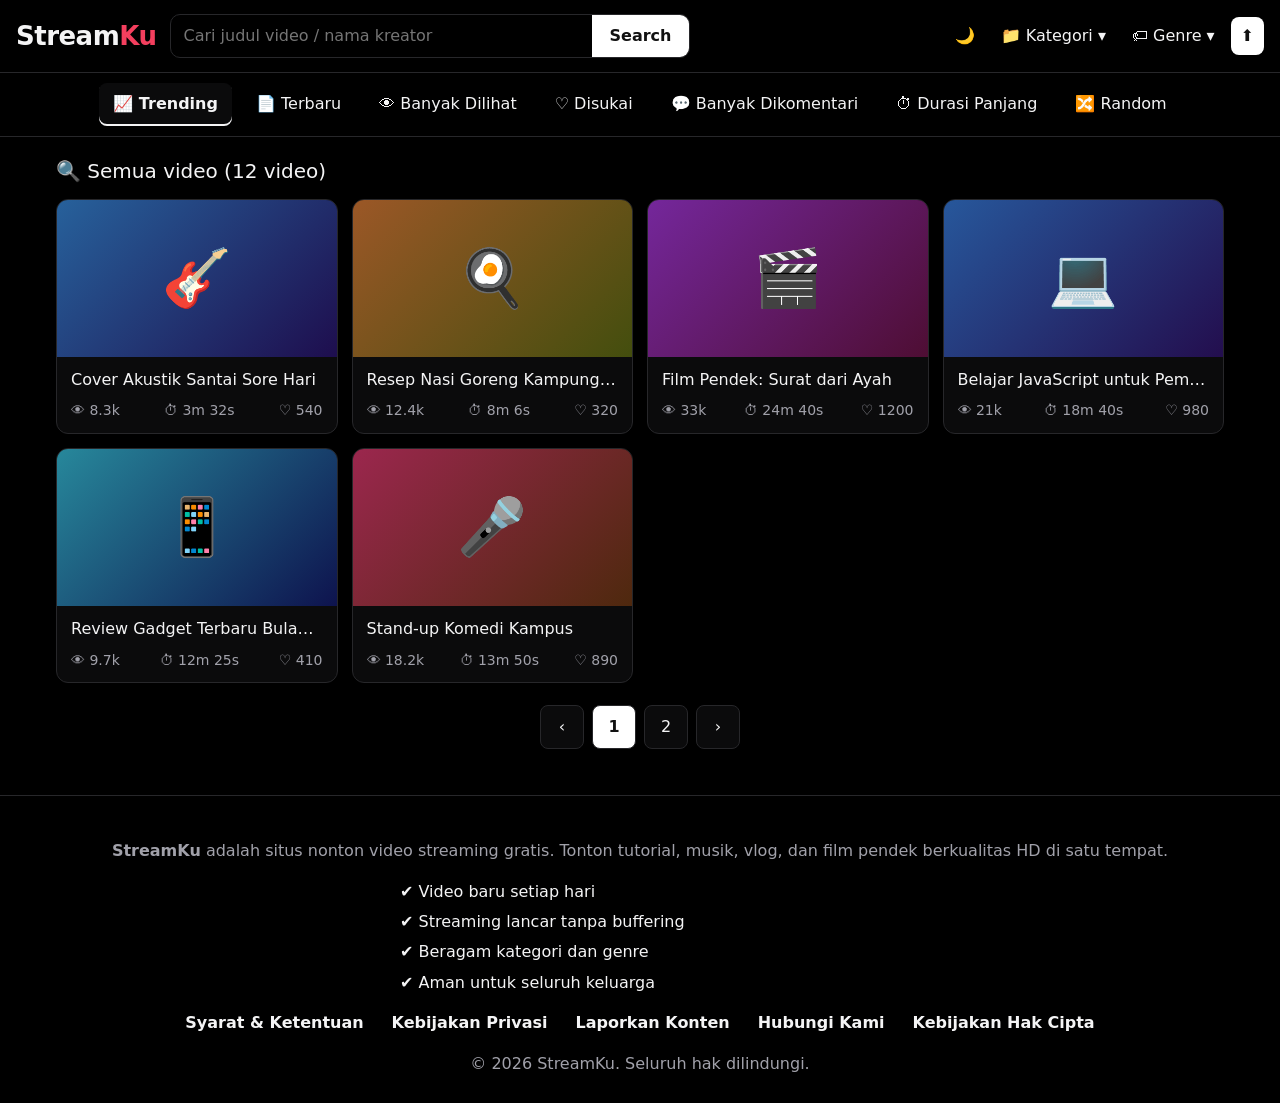
<file: StreamKu – Situs Video Streaming.html>
<!DOCTYPE html><html lang="id"><head><meta charset="utf-8">
<meta name="viewport" content="width=device-width, initial-scale=1, viewport-fit=cover">
<title>StreamKu – Nonton Video Streaming</title>
<style>
:root{--bg:#fff;--fg:#111;--mut:#666;--card:#f4f4f5;--bd:#e4e4e7;--btn:#111;--btnfg:#fff;box-sizing:border-box;padding-top:env(safe-area-inset-top,0px);padding-bottom:env(safe-area-inset-bottom,0px)}
@media (prefers-color-scheme:dark){:root:not([data-theme="light"]){--bg:#000;--fg:#f4f4f5;--mut:#a1a1aa;--card:#0b0b0c;--bd:#27272a;--btn:#fff;--btnfg:#111}}
:root[data-theme="dark"]{--bg:#000;--fg:#f4f4f5;--mut:#a1a1aa;--card:#0b0b0c;--bd:#27272a;--btn:#fff;--btnfg:#111}
*{box-sizing:border-box}
body{margin:0;background:var(--bg);color:var(--fg);font:16px/1.4 system-ui,-apple-system,"Segoe UI",Roboto,sans-serif}
button,input,summary{font:inherit;color:inherit}
button{background:none;border:0;cursor:pointer}
header{display:flex;flex-wrap:wrap;align-items:center;gap:10px 14px;padding:14px 16px;border-bottom:1px solid var(--bd)}
.logo{font-weight:800;font-size:26px;letter-spacing:-.5px;cursor:pointer}
.search{display:flex;flex:1 1 240px;max-width:520px;border:1px solid var(--bd);border-radius:10px;overflow:hidden}
.search input{flex:1;min-width:0;background:none;border:0;padding:10px 12px;outline:0}
.search button{background:var(--btn);color:var(--btnfg);padding:0 18px;font-weight:600}
.hr{display:flex;align-items:center;gap:6px;margin-left:auto;flex-wrap:wrap}
.hr>button,.dd>summary{padding:8px 10px;border-radius:8px;list-style:none;cursor:pointer}
.hr>button:hover,.dd>summary:hover,.tabs button:hover{background:var(--card)}
.up{background:var(--btn)!important;color:var(--btnfg)}
.dd{position:relative}.dd>summary::-webkit-details-marker{display:none}
.menu{position:absolute;right:0;top:100%;z-index:5;min-width:160px;background:var(--bg);border:1px solid var(--bd);border-radius:10px;padding:6px;display:flex;flex-direction:column}
.menu button{text-align:left;padding:8px 10px;border-radius:6px}.menu button:hover{background:var(--card)}
.tabs{display:flex;flex-wrap:wrap;justify-content:center;gap:4px 10px;padding:10px 12px;border-bottom:1px solid var(--bd)}
.tabs button{padding:10px 14px;border-radius:8px}
.tabs .on{background:var(--card);font-weight:700;box-shadow:inset 0 -2px 0 var(--fg)}
main{padding:12px 16px 24px;max-width:1200px;margin:0 auto}
.hd{font-size:20px;font-weight:500;margin:8px 0 14px}
.grid{display:grid;grid-template-columns:repeat(auto-fill,minmax(250px,1fr));gap:14px}
.card{background:var(--card);border:1px solid var(--bd);border-radius:12px;overflow:hidden;cursor:pointer}
.th{aspect-ratio:16/9;display:grid;place-items:center;font-size:56px}
.ct{padding:12px 14px}.tt{font-weight:500;white-space:nowrap;overflow:hidden;text-overflow:ellipsis}
.mt{display:flex;justify-content:space-between;margin-top:10px;color:var(--mut);font-size:14px}
.pg{display:flex;justify-content:center;gap:8px;margin:22px 0}
.pg button{min-width:44px;height:44px;border:1px solid var(--bd);border-radius:8px;background:var(--card)}
.pg .on{background:var(--btn);color:var(--btnfg);font-weight:700}
h1{font-size:22px;margin:6px 0 12px}.badge{font-size:13px;font-weight:400;background:var(--card);border:1px solid var(--bd);padding:3px 8px;border-radius:6px;vertical-align:middle}
.player{position:relative;aspect-ratio:16/9;border-radius:10px;overflow:hidden;display:grid;place-items:center}
.big{font-size:clamp(64px,16vw,140px)}
.play{position:absolute;width:72px;height:72px;border-radius:50%;background:rgba(0,0,0,.6);color:#fff;font-size:26px}
.bar{position:absolute;left:0;right:0;bottom:0;height:5px;background:rgba(255,255,255,.3)}.bar i{display:block;height:100%;width:0;background:#f43f5e}
.tm{position:absolute;left:12px;bottom:14px;color:#fff;font-size:13px;text-shadow:0 1px 3px #000}
.acts{display:flex;flex-wrap:wrap;align-items:center;gap:8px;margin:14px 0 10px}
.acts button{border:1px solid var(--bd);border-radius:8px;padding:8px 12px}
.mut{color:var(--mut)}h3{margin:22px 0 12px}
.cm{display:flex;gap:8px;margin:10px 0}.cm input{flex:1;background:none;border:1px solid var(--bd);border-radius:8px;padding:10px}
.cm button{background:var(--btn);color:var(--btnfg);border-radius:8px;padding:0 16px}
.c1{padding:8px 0;border-bottom:1px solid var(--bd)}
footer{border-top:1px solid var(--bd);padding:28px 16px;text-align:center;color:var(--mut)}
footer ul{list-style:none;padding:0;margin:18px auto;max-width:480px;text-align:left;color:var(--fg)}footer li{margin:8px 0}
.fl{display:flex;flex-wrap:wrap;justify-content:center;gap:10px 28px;margin:18px 0;color:var(--fg);font-weight:600}
#toast{position:fixed;left:50%;bottom:calc(20px + env(safe-area-inset-bottom,0px));transform:translateX(-50%);background:var(--btn);color:var(--btnfg);padding:10px 16px;border-radius:8px;opacity:0;pointer-events:none;transition:opacity .2s;max-width:90%}
#toast.on{opacity:1}
</style></head><body>
<header>
<div class="logo" id="logo">Stream<span style="color:#f43f5e">Ku</span></div>
<div class="search"><input id="q" placeholder="Cari judul video / nama kreator" aria-label="Cari video"><button id="sb">Search</button></div>
<div class="hr"><button id="th" aria-label="Ganti tema">🌙</button><span id="ddc"></span><span id="ddg"></span><button class="up" id="up" aria-label="Unggah">⬆</button></div>
</header>
<nav class="tabs" id="tabs"></nav>
<main id="main"></main>
<footer>
<p><b>StreamKu</b> adalah situs nonton video streaming gratis. Tonton tutorial, musik, vlog, dan film pendek berkualitas HD di satu tempat.</p>
<ul><li>✔ Video baru setiap hari</li><li>✔ Streaming lancar tanpa buffering</li><li>✔ Beragam kategori dan genre</li><li>✔ Aman untuk seluruh keluarga</li></ul>
<div class="fl"><span>Syarat &amp; Ketentuan</span><span>Kebijakan Privasi</span><span>Laporkan Konten</span><span>Hubungi Kami</span><span>Kebijakan Hak Cipta</span></div>
<div>© 2026 StreamKu. Seluruh hak dilindungi.</div>
</footer>
<div id="toast"></div>
<script>
const V=[["Resep Nasi Goreng Kampung yang Praktis","Kuliner","Edukasi",12400,486,320,24,1,"🍳",25],["Cover Akustik Santai Sore Hari","Musik","Santai",8300,212,540,31,0,"🎸",210],["Vlog Akhir Pekan di Pantai","Vlog","Santai",5100,634,210,12,2,"🌅",30],["Belajar JavaScript untuk Pemula #1","Tutorial","Edukasi",21000,1120,980,88,3,"💻",215],["Film Pendek: Surat dari Ayah","Film","Inspiratif",33000,1480,1200,142,5,"🎬",280],["Review Gadget Terbaru Bulan Ini","Teknologi","Hiburan",9700,745,410,45,1,"📱",190],["Tips Berkebun di Lahan Sempit","Hobi","Edukasi",4200,398,175,9,6,"🌱",120],["Latihan Yoga 15 Menit Pagi Hari","Olahraga","Santai",15600,900,760,53,4,"🧘",160],["Dokumenter: Keindahan Terumbu Karang","Dokumenter","Inspiratif",27800,1860,1500,97,7,"🐠",195],["Tutorial Foto Bagus dengan HP","Tutorial","Edukasi",11300,552,640,36,2,"📷",45],["Podcast Santai: Cerita Perantau","Podcast","Santai",3900,2100,230,28,0,"🎙",260],["Stand-up Komedi Kampus","Komedi","Hiburan",18200,830,890,120,3,"🎤",340]];
const D=V.map((a,i)=>({id:i,t:a[0],c:a[1],g:a[2],v:a[3],d:a[4],l:a[5],m:a[6],o:a[7],e:a[8],h:a[9],cm:[],liked:0}));
const C=[...new Set(D.map(v=>v.c))],G=[...new Set(D.map(v=>v.g))];
const TABS=[["trending","📈 Trending"],["terbaru","📄 Terbaru"],["dilihat","👁 Banyak Dilihat"],["disukai","♡ Disukai"],["komentar","💬 Banyak Dikomentari"],["durasi","⏱ Durasi Panjang"],["random","🔀 Random"]];
const S={q:"",tab:"trending",c:"",g:"",p:1};let T;
const $=i=>document.getElementById(i),esc=s=>s.replace(/[&<>"]/g,c=>({"&":"&amp;","<":"&lt;",">":"&gt;",'"':"&quot;"}[c]));
const n=x=>x>=1000?(x/1000).toFixed(1).replace(".0","")+"k":x,dur=d=>Math.floor(d/60)+"m "+d%60+"s",clock=d=>Math.floor(d/60)+":"+String(d%60).padStart(2,"0");
const bg=v=>`linear-gradient(135deg,hsl(${v.h} 60% 38%),hsl(${v.h+45} 70% 18%))`;
const date=o=>{const d=new Date();d.setDate(d.getDate()-o);return d.toLocaleDateString("id-ID",{weekday:"long",day:"numeric",month:"long",year:"numeric"})};
function toast(m){const t=$("toast");t.textContent=m;t.classList.add("on");clearTimeout(toast.k);toast.k=setTimeout(()=>t.classList.remove("on"),2200)}
function dd(id,label,arr,k){$(id).innerHTML=`<details class="dd"><summary>${label} ▾</summary><div class="menu"><button data-${k}="">Semua</button>${arr.map(x=>`<button data-${k}="${x}">${x}</button>`).join("")}</div></details>`}
function list(){const a=D.filter(v=>(!S.q||v.t.toLowerCase().includes(S.q.toLowerCase()))&&(!S.c||v.c===S.c)&&(!S.g||v.g===S.g));
const k={trending:v=>v.v/(v.o+1),terbaru:v=>-v.o,dilihat:v=>v.v,disukai:v=>v.l,komentar:v=>v.m+v.cm.length,durasi:v=>v.d}[S.tab]||(v=>v.v);return a.sort((x,y)=>k(y)-k(x))}
const card=v=>`<div class="card" data-id="${v.id}"><div class="th" style="background:${bg(v)}">${v.e}</div><div class="ct"><div class="tt">${v.t}</div><div class="mt"><span>👁 ${n(v.v)}</span><span>⏱ ${dur(v.d)}</span><span>♡ ${v.l}</span></div></div></div>`;
function home(){const a=list(),P=Math.max(1,Math.ceil(a.length/6));S.p=Math.min(S.p,P);const s=a.slice((S.p-1)*6,S.p*6);
const h=S.q?`Hasil pencarian dengan kata kunci <b>${esc(S.q)}</b> (${a.length} video)`:`Semua video${S.c?" · "+S.c:""}${S.g?" · "+S.g:""} (${a.length} video)`;
let pg="";if(P>1){pg='<div class="pg"><button data-p="'+Math.max(1,S.p-1)+'">‹</button>';for(let i=1;i<=P;i++)pg+=`<button data-p="${i}" class="${i==S.p?"on":""}">${i}</button>`;pg+='<button data-p="'+Math.min(P,S.p+1)+'">›</button></div>'}
return `<h2 class="hd">🔍 ${h}</h2>`+(s.length?`<div class="grid">${s.map(card).join("")}</div>`:'<p class="mut">Tidak ada video yang cocok. Coba kata kunci lain.</p>')+pg}
function detail(v){const rel=D.filter(x=>x!==v).sort((a,b)=>b.v-a.v).slice(0,4);
return `<h1>${v.t} <span class="badge">${Math.max(1,Math.round(v.d/60))} min</span></h1>
<div class="player" style="background:${bg(v)}"><div class="big">${v.e}</div><button class="play" id="pb" aria-label="Putar">▶</button><span class="tm" id="tm">0:00 / ${clock(v.d)}</span><div class="bar"><i id="pgr"></i></div></div>
<div class="acts"><span>👁 ${n(v.v+1)}</span><button id="lk">♡ <span id="lc">${v.l+v.liked}</span></button><button data-a="cm">💬 Comments (<span id="cc">${v.cm.length}</span>)</button><button data-a="dl">⬇ Download</button><button data-a="sh">🔗 Share</button><button data-a="rp">⚠ Report this video</button></div>
<div class="mut">📅 ${date(v.o)}</div>
<h3>Komentar</h3><div class="cm"><input id="ci" placeholder="Tulis komentar..." aria-label="Komentar"><button id="cb">Kirim</button></div><div id="cl">${v.cm.map(c=>`<div class="c1">${esc(c)}</div>`).join("")}</div>
<h3>📈 Trending Now</h3><div class="grid">${rel.map(card).join("")}</div>`}
function bind(v){let t=0,on=0;const pb=$("pb");pb.onclick=()=>{on=!on;pb.textContent=on?"❚❚":"▶";pb.style.opacity=on?.35:1;clearInterval(T);if(on)T=setInterval(()=>{t=Math.min(v.d,t+1);$("pgr").style.width=t/v.d*100+"%";$("tm").textContent=clock(t)+" / "+clock(v.d);if(t>=v.d){clearInterval(T);on=0;pb.textContent="▶";pb.style.opacity=1}},100)};
$("lk").onclick=()=>{v.liked=v.liked?0:1;$("lc").textContent=v.l+v.liked};
const add=()=>{const i=$("ci"),x=i.value.trim();if(!x)return;v.cm.unshift(x);i.value="";$("cl").innerHTML=v.cm.map(c=>`<div class="c1">${esc(c)}</div>`).join("");$("cc").textContent=v.cm.length};
$("cb").onclick=add;$("ci").onkeydown=e=>{if(e.key==="Enter")add()}}
function render(){clearInterval(T);const m=/^#v(\d+)$/.exec(location.hash),v=m&&D[m[1]];
$("tabs").innerHTML=TABS.map(t=>`<button data-t="${t[0]}" class="${!v&&S.tab===t[0]?"on":""}">${t[1]}</button>`).join("");
$("main").innerHTML=v?detail(v):home();if(v)bind(v);scrollTo(0,0)}
const go=()=>location.hash?(location.hash="",0):render();
const search=()=>{S.q=$("q").value.trim();S.p=1;location.hash?go():render()};
$("sb").onclick=search;$("q").onkeydown=e=>{if(e.key==="Enter")search()};
$("logo").onclick=()=>{S.q="";S.c="";S.g="";S.tab="trending";S.p=1;$("q").value="";go()};
$("up").onclick=()=>toast("Fitur unggah akan aktif setelah backend terhubung.");
$("th").onclick=()=>{const r=document.documentElement,d=r.dataset.theme==="dark"?"light":"dark";r.dataset.theme=d;$("th").textContent=d==="dark"?"🌙":"☀";try{localStorage.setItem("th",d)}catch(e){}};
document.addEventListener("click",e=>{const x=e.target;
document.querySelectorAll(".dd[open]").forEach(d=>{if(!d.contains(x))d.open=false});
const el=s=>x.closest(s);let b;
if(b=el("[data-id]")){location.hash="v"+b.dataset.id;return}
if(b=el("[data-t]")){const t=b.dataset.t;if(t==="random"){location.hash="v"+Math.floor(Math.random()*D.length);return}S.tab=t;S.p=1;go();return}
if(b=el("[data-p]")){S.p=+b.dataset.p;render();return}
if(b=el("[data-c]")){S.c=b.dataset.c;S.p=1;document.querySelectorAll(".dd[open]").forEach(d=>d.open=false);go();return}
if(b=el("[data-g]")){S.g=b.dataset.g;S.p=1;document.querySelectorAll(".dd[open]").forEach(d=>d.open=false);go();return}
if(b=el("[data-a]")){const a=b.dataset.a;
if(a==="cm")$("ci").focus();
if(a==="dl")toast("Unduhan tersedia setelah file video asli terhubung.");
if(a==="rp")toast("Terima kasih, laporan Anda sudah dicatat.");
if(a==="sh"){let ok=0;try{navigator.clipboard.writeText(location.href).then(()=>toast("Tautan disalin."),()=>toast("Salin tautan dari address bar."));ok=1}catch(e){}if(!ok)toast("Salin tautan dari address bar.")}}});
window.addEventListener("hashchange",render);
let th="dark";try{th=localStorage.getItem("th")||"dark"}catch(e){}
document.documentElement.dataset.theme=th;$("th").textContent=th==="dark"?"🌙":"☀";
dd("ddc","📁 Kategori",C,"c");dd("ddg","🏷 Genre",G,"g");render();
</script></body></html>
</file>
